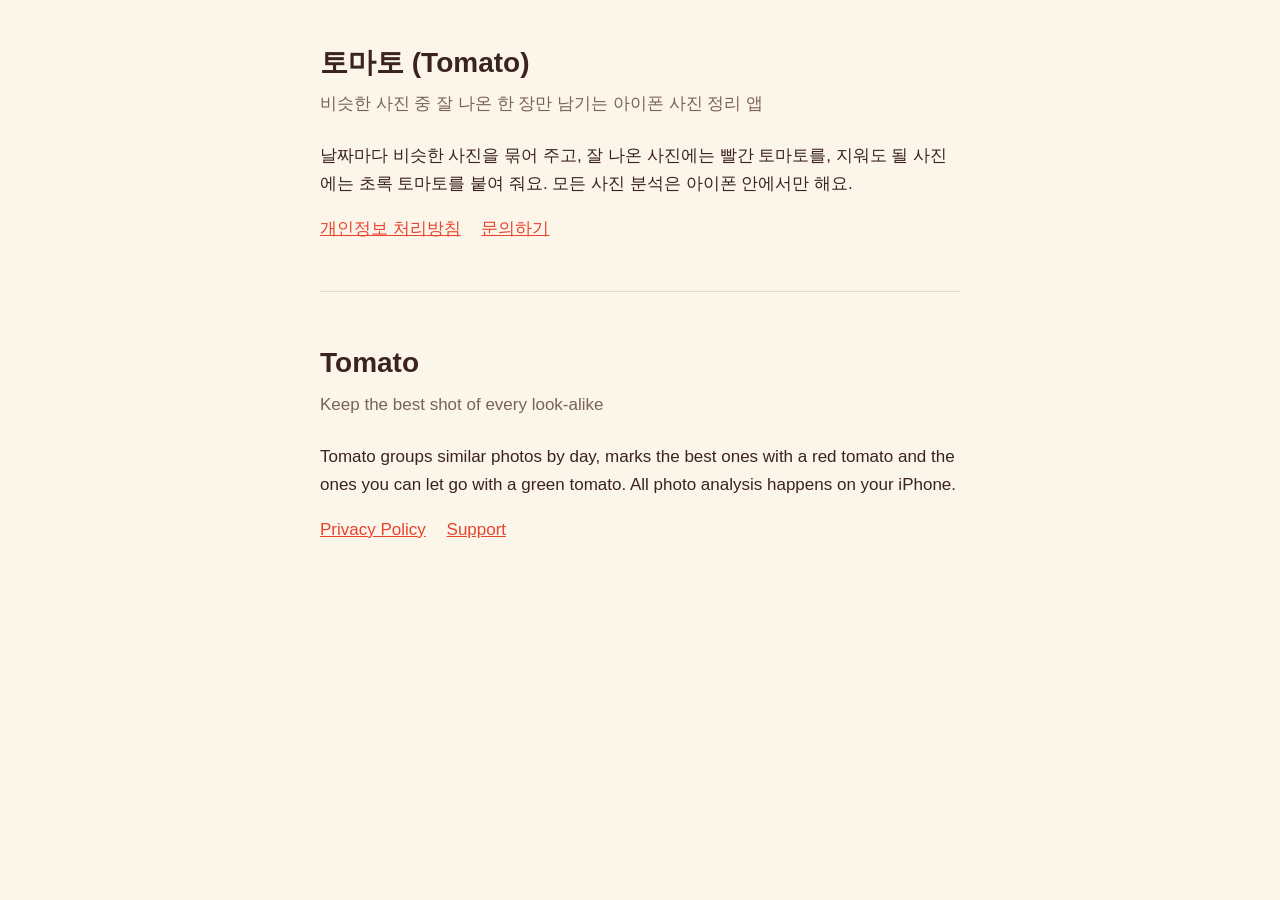
<file: photomato/index.html>
<!doctype html>
<html lang="ko">
<head>
<meta charset="utf-8">
<meta name="viewport" content="width=device-width, initial-scale=1">
<title>토마토 (Tomato) — 사진 정리</title>
<link rel="stylesheet" href="style.css">
</head>
<body>
<main>
<h1>토마토 (Tomato)</h1>
<p class="sub">비슷한 사진 중 잘 나온 한 장만 남기는 아이폰 사진 정리 앱</p>
<p>날짜마다 비슷한 사진을 묶어 주고, 잘 나온 사진에는 빨간 토마토를, 지워도 될 사진에는 초록 토마토를 붙여 줘요. 모든 사진 분석은 아이폰 안에서만 해요.</p>
<nav>
<a href="privacy.html">개인정보 처리방침</a>
<a href="support.html">문의하기</a>
</nav>
<hr>
<h1 lang="en">Tomato</h1>
<p class="sub" lang="en">Keep the best shot of every look-alike</p>
<p lang="en">Tomato groups similar photos by day, marks the best ones with a red tomato and the ones you can let go with a green tomato. All photo analysis happens on your iPhone.</p>
<nav lang="en">
<a href="privacy.html#en">Privacy Policy</a>
<a href="support.html#en">Support</a>
</nav>
</main>
</body>
</html>
</file>
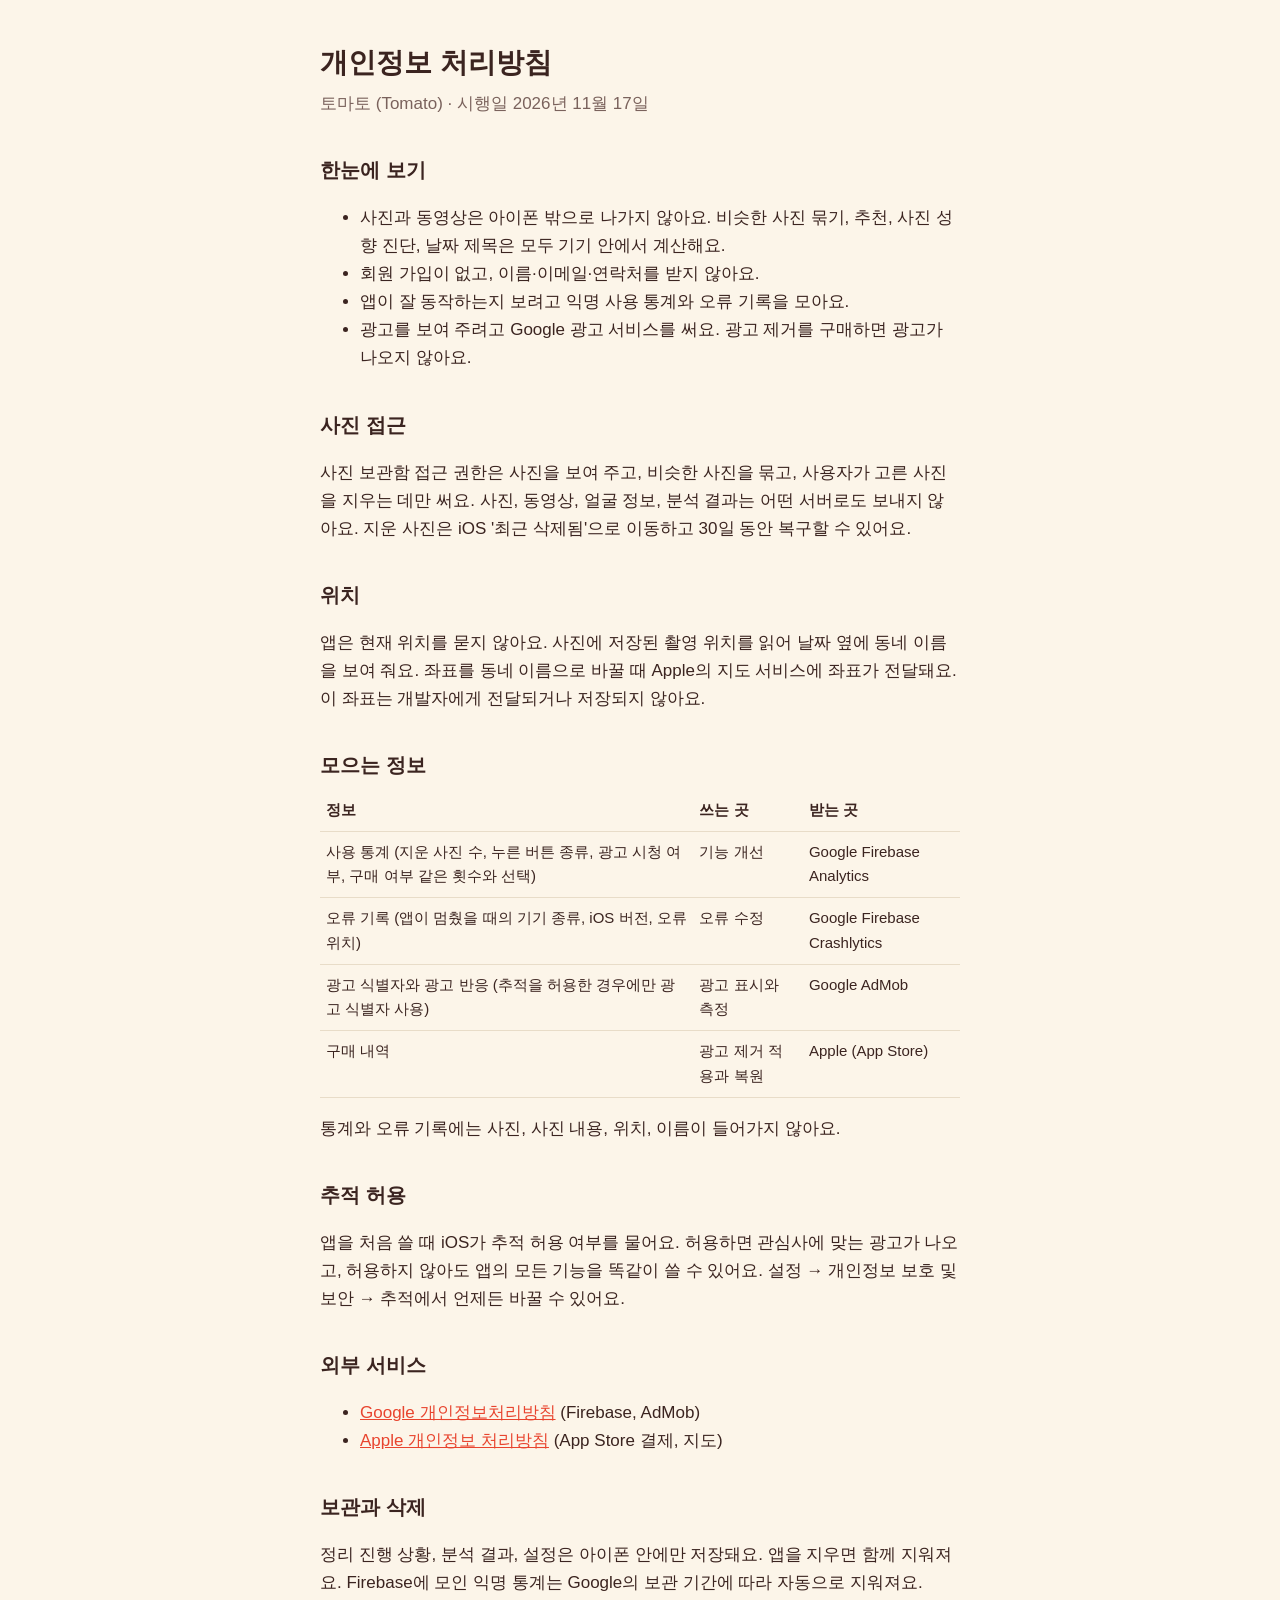
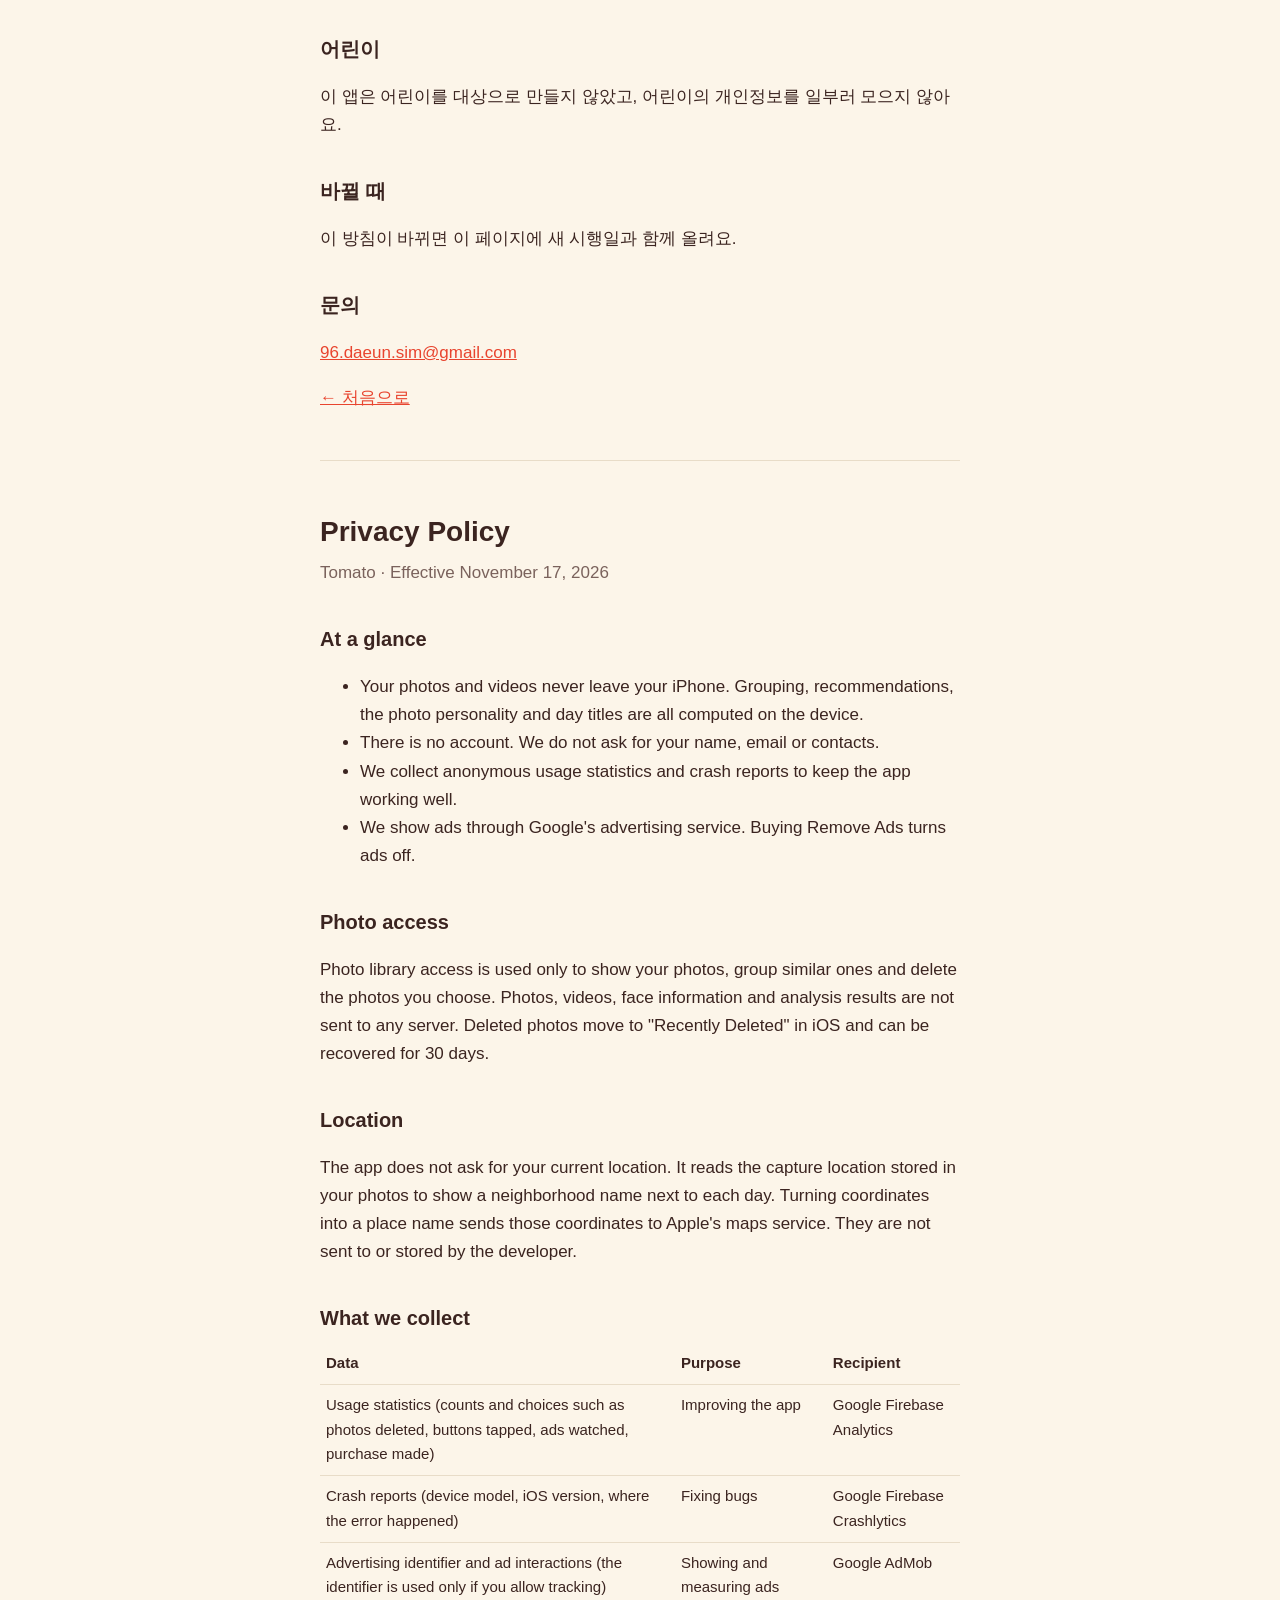
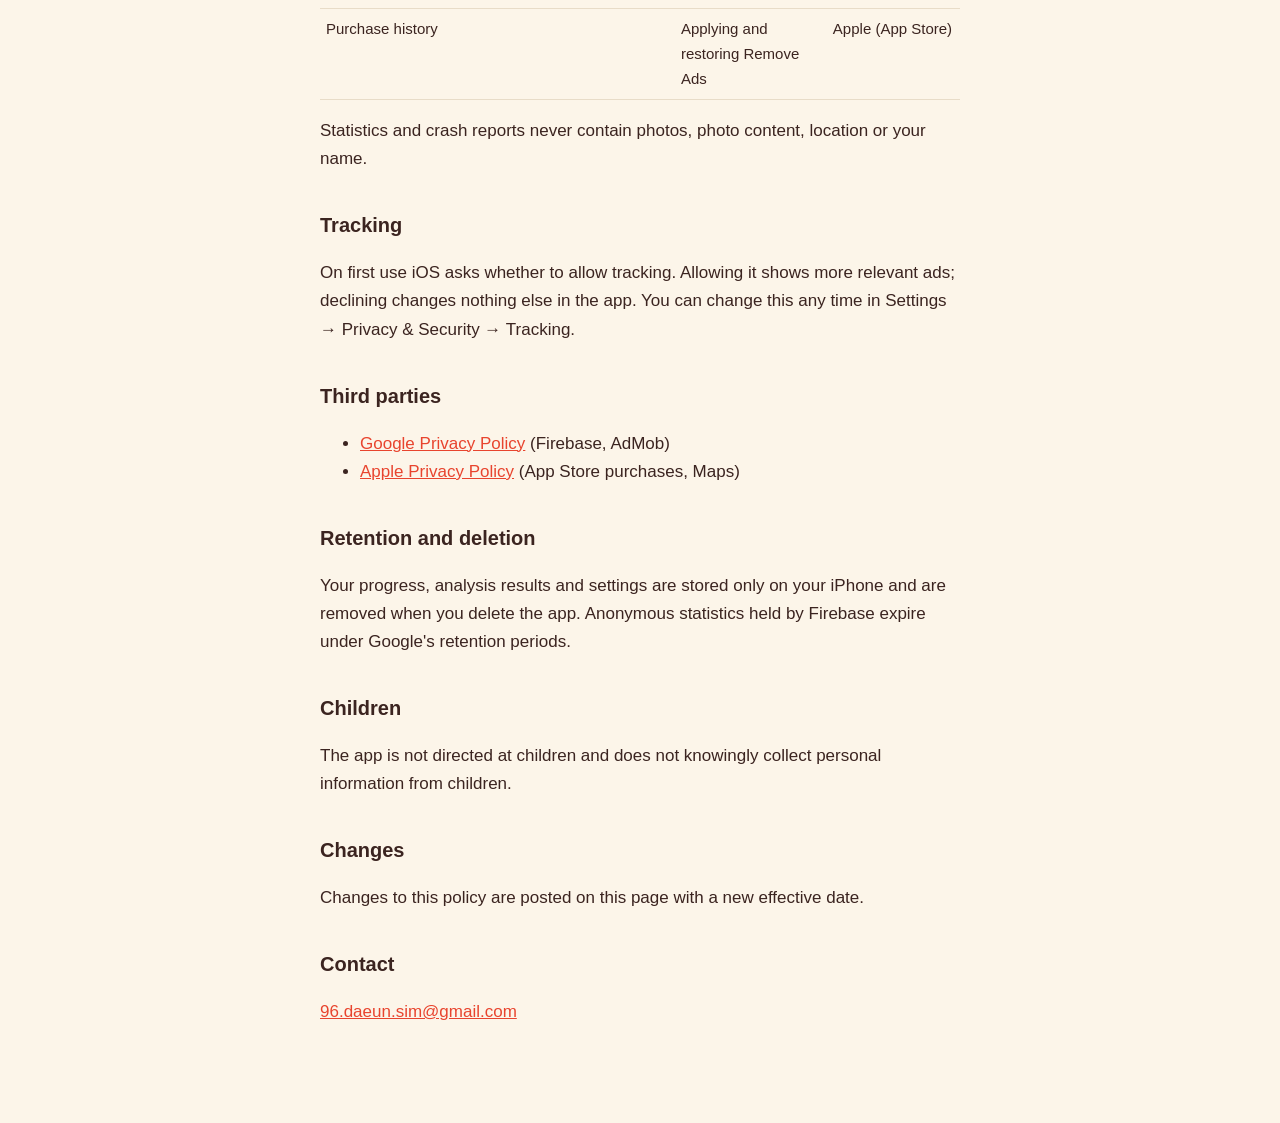
<file: photomato/privacy.html>
<!doctype html>
<html lang="ko">
<head>
<meta charset="utf-8">
<meta name="viewport" content="width=device-width, initial-scale=1">
<title>토마토 — 개인정보 처리방침</title>
<link rel="stylesheet" href="style.css">
</head>
<body>
<main>
<h1>개인정보 처리방침</h1>
<p class="sub">토마토 (Tomato) · 시행일 2026년 11월 17일</p>

<h2>한눈에 보기</h2>
<ul>
<li>사진과 동영상은 아이폰 밖으로 나가지 않아요. 비슷한 사진 묶기, 추천, 사진 성향 진단, 날짜 제목은 모두 기기 안에서 계산해요.</li>
<li>회원 가입이 없고, 이름·이메일·연락처를 받지 않아요.</li>
<li>앱이 잘 동작하는지 보려고 익명 사용 통계와 오류 기록을 모아요.</li>
<li>광고를 보여 주려고 Google 광고 서비스를 써요. 광고 제거를 구매하면 광고가 나오지 않아요.</li>
</ul>

<h2>사진 접근</h2>
<p>사진 보관함 접근 권한은 사진을 보여 주고, 비슷한 사진을 묶고, 사용자가 고른 사진을 지우는 데만 써요. 사진, 동영상, 얼굴 정보, 분석 결과는 어떤 서버로도 보내지 않아요. 지운 사진은 iOS '최근 삭제됨'으로 이동하고 30일 동안 복구할 수 있어요.</p>

<h2>위치</h2>
<p>앱은 현재 위치를 묻지 않아요. 사진에 저장된 촬영 위치를 읽어 날짜 옆에 동네 이름을 보여 줘요. 좌표를 동네 이름으로 바꿀 때 Apple의 지도 서비스에 좌표가 전달돼요. 이 좌표는 개발자에게 전달되거나 저장되지 않아요.</p>

<h2>모으는 정보</h2>
<table>
<tr><th>정보</th><th>쓰는 곳</th><th>받는 곳</th></tr>
<tr><td>사용 통계 (지운 사진 수, 누른 버튼 종류, 광고 시청 여부, 구매 여부 같은 횟수와 선택)</td><td>기능 개선</td><td>Google Firebase Analytics</td></tr>
<tr><td>오류 기록 (앱이 멈췄을 때의 기기 종류, iOS 버전, 오류 위치)</td><td>오류 수정</td><td>Google Firebase Crashlytics</td></tr>
<tr><td>광고 식별자와 광고 반응 (추적을 허용한 경우에만 광고 식별자 사용)</td><td>광고 표시와 측정</td><td>Google AdMob</td></tr>
<tr><td>구매 내역</td><td>광고 제거 적용과 복원</td><td>Apple (App Store)</td></tr>
</table>
<p>통계와 오류 기록에는 사진, 사진 내용, 위치, 이름이 들어가지 않아요.</p>

<h2>추적 허용</h2>
<p>앱을 처음 쓸 때 iOS가 추적 허용 여부를 물어요. 허용하면 관심사에 맞는 광고가 나오고, 허용하지 않아도 앱의 모든 기능을 똑같이 쓸 수 있어요. 설정 → 개인정보 보호 및 보안 → 추적에서 언제든 바꿀 수 있어요.</p>

<h2>외부 서비스</h2>
<ul>
<li><a href="https://policies.google.com/privacy">Google 개인정보처리방침</a> (Firebase, AdMob)</li>
<li><a href="https://www.apple.com/legal/privacy/">Apple 개인정보 처리방침</a> (App Store 결제, 지도)</li>
</ul>

<h2>보관과 삭제</h2>
<p>정리 진행 상황, 분석 결과, 설정은 아이폰 안에만 저장돼요. 앱을 지우면 함께 지워져요. Firebase에 모인 익명 통계는 Google의 보관 기간에 따라 자동으로 지워져요.</p>

<h2>어린이</h2>
<p>이 앱은 어린이를 대상으로 만들지 않았고, 어린이의 개인정보를 일부러 모으지 않아요.</p>

<h2>바뀔 때</h2>
<p>이 방침이 바뀌면 이 페이지에 새 시행일과 함께 올려요.</p>

<h2>문의</h2>
<p><a href="mailto:96.daeun.sim@gmail.com">96.daeun.sim@gmail.com</a></p>
<p><a href="index.html">← 처음으로</a></p>

<hr>

<h1 id="en" lang="en">Privacy Policy</h1>
<p class="sub" lang="en">Tomato · Effective November 17, 2026</p>

<h2 lang="en">At a glance</h2>
<ul lang="en">
<li>Your photos and videos never leave your iPhone. Grouping, recommendations, the photo personality and day titles are all computed on the device.</li>
<li>There is no account. We do not ask for your name, email or contacts.</li>
<li>We collect anonymous usage statistics and crash reports to keep the app working well.</li>
<li>We show ads through Google's advertising service. Buying Remove Ads turns ads off.</li>
</ul>

<h2 lang="en">Photo access</h2>
<p lang="en">Photo library access is used only to show your photos, group similar ones and delete the photos you choose. Photos, videos, face information and analysis results are not sent to any server. Deleted photos move to "Recently Deleted" in iOS and can be recovered for 30 days.</p>

<h2 lang="en">Location</h2>
<p lang="en">The app does not ask for your current location. It reads the capture location stored in your photos to show a neighborhood name next to each day. Turning coordinates into a place name sends those coordinates to Apple's maps service. They are not sent to or stored by the developer.</p>

<h2 lang="en">What we collect</h2>
<table lang="en">
<tr><th>Data</th><th>Purpose</th><th>Recipient</th></tr>
<tr><td>Usage statistics (counts and choices such as photos deleted, buttons tapped, ads watched, purchase made)</td><td>Improving the app</td><td>Google Firebase Analytics</td></tr>
<tr><td>Crash reports (device model, iOS version, where the error happened)</td><td>Fixing bugs</td><td>Google Firebase Crashlytics</td></tr>
<tr><td>Advertising identifier and ad interactions (the identifier is used only if you allow tracking)</td><td>Showing and measuring ads</td><td>Google AdMob</td></tr>
<tr><td>Purchase history</td><td>Applying and restoring Remove Ads</td><td>Apple (App Store)</td></tr>
</table>
<p lang="en">Statistics and crash reports never contain photos, photo content, location or your name.</p>

<h2 lang="en">Tracking</h2>
<p lang="en">On first use iOS asks whether to allow tracking. Allowing it shows more relevant ads; declining changes nothing else in the app. You can change this any time in Settings → Privacy &amp; Security → Tracking.</p>

<h2 lang="en">Third parties</h2>
<ul lang="en">
<li><a href="https://policies.google.com/privacy">Google Privacy Policy</a> (Firebase, AdMob)</li>
<li><a href="https://www.apple.com/legal/privacy/">Apple Privacy Policy</a> (App Store purchases, Maps)</li>
</ul>

<h2 lang="en">Retention and deletion</h2>
<p lang="en">Your progress, analysis results and settings are stored only on your iPhone and are removed when you delete the app. Anonymous statistics held by Firebase expire under Google's retention periods.</p>

<h2 lang="en">Children</h2>
<p lang="en">The app is not directed at children and does not knowingly collect personal information from children.</p>

<h2 lang="en">Changes</h2>
<p lang="en">Changes to this policy are posted on this page with a new effective date.</p>

<h2 lang="en">Contact</h2>
<p lang="en"><a href="mailto:96.daeun.sim@gmail.com">96.daeun.sim@gmail.com</a></p>
</main>
</body>
</html>
</file>
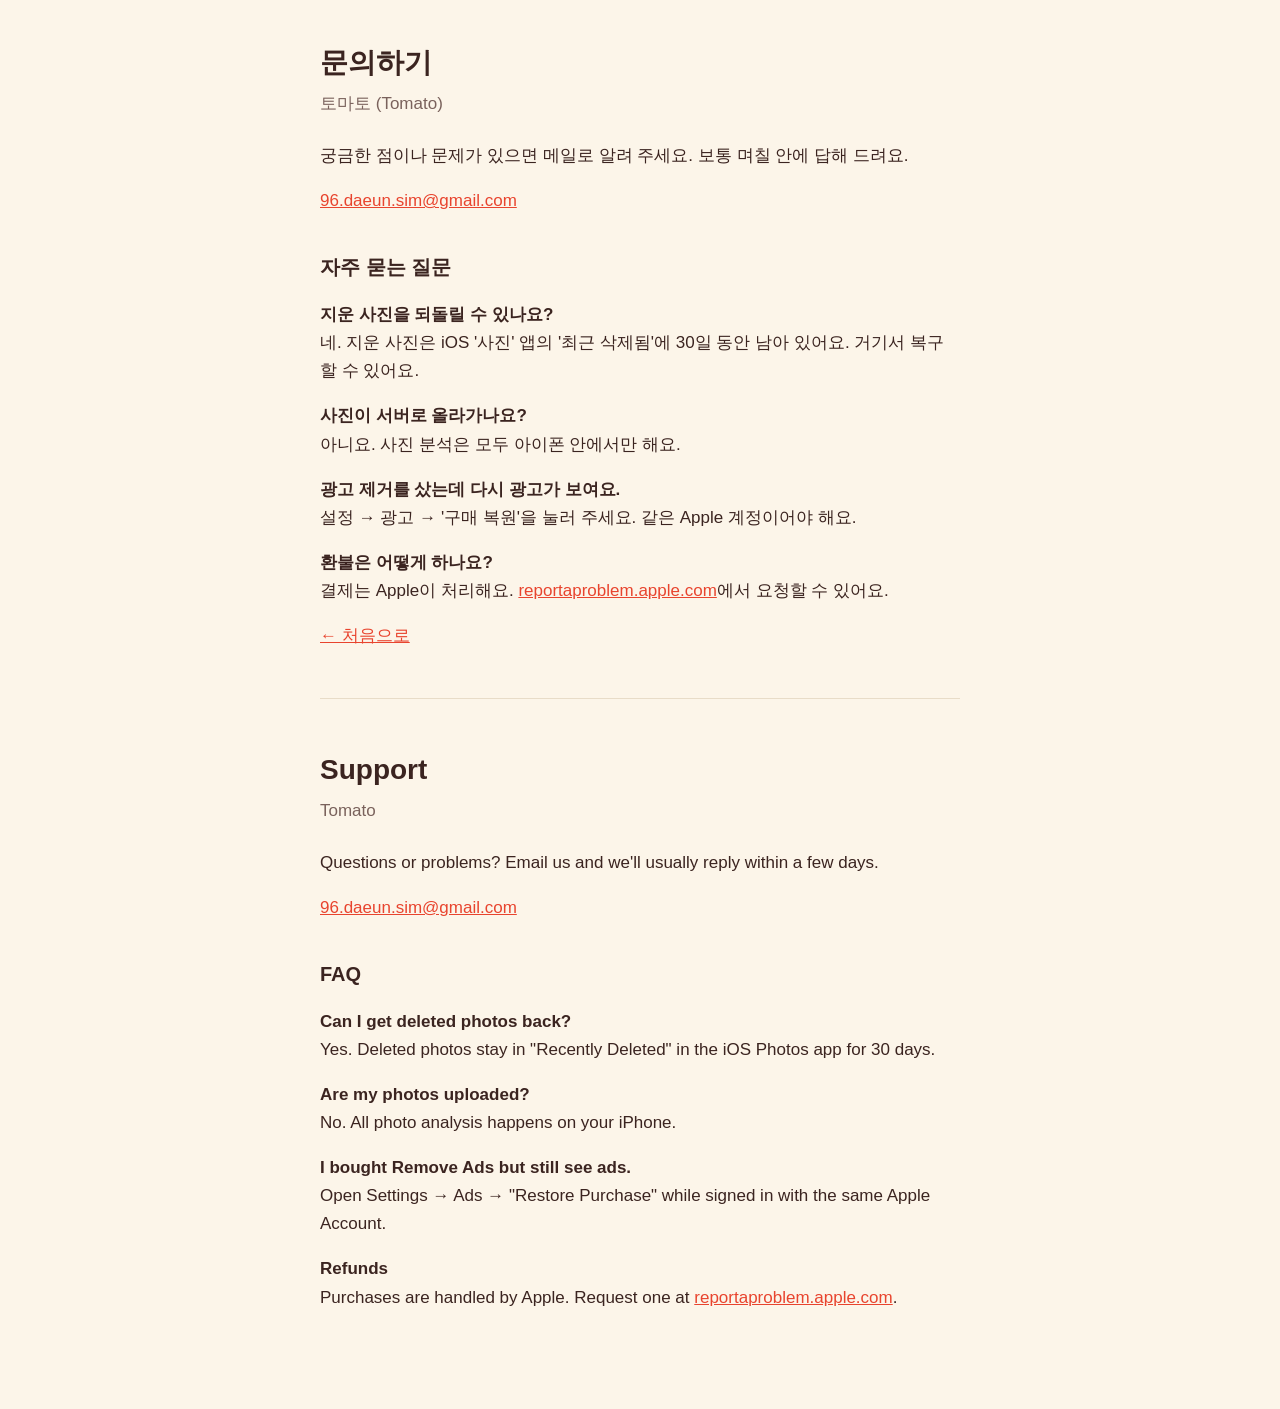
<file: photomato/support.html>
<!doctype html>
<html lang="ko">
<head>
<meta charset="utf-8">
<meta name="viewport" content="width=device-width, initial-scale=1">
<title>토마토 — 문의하기</title>
<link rel="stylesheet" href="style.css">
</head>
<body>
<main>
<h1>문의하기</h1>
<p class="sub">토마토 (Tomato)</p>
<p>궁금한 점이나 문제가 있으면 메일로 알려 주세요. 보통 며칠 안에 답해 드려요.</p>
<p><a href="mailto:96.daeun.sim@gmail.com?subject=%ED%86%A0%EB%A7%88%ED%86%A0%20%EB%AC%B8%EC%9D%98">96.daeun.sim@gmail.com</a></p>
<h2>자주 묻는 질문</h2>
<p><b>지운 사진을 되돌릴 수 있나요?</b><br>네. 지운 사진은 iOS '사진' 앱의 '최근 삭제됨'에 30일 동안 남아 있어요. 거기서 복구할 수 있어요.</p>
<p><b>사진이 서버로 올라가나요?</b><br>아니요. 사진 분석은 모두 아이폰 안에서만 해요.</p>
<p><b>광고 제거를 샀는데 다시 광고가 보여요.</b><br>설정 → 광고 → '구매 복원'을 눌러 주세요. 같은 Apple 계정이어야 해요.</p>
<p><b>환불은 어떻게 하나요?</b><br>결제는 Apple이 처리해요. <a href="https://reportaproblem.apple.com">reportaproblem.apple.com</a>에서 요청할 수 있어요.</p>
<p><a href="index.html">← 처음으로</a></p>
<hr>
<h1 id="en" lang="en">Support</h1>
<p class="sub" lang="en">Tomato</p>
<p lang="en">Questions or problems? Email us and we'll usually reply within a few days.</p>
<p lang="en"><a href="mailto:96.daeun.sim@gmail.com?subject=Tomato%20support">96.daeun.sim@gmail.com</a></p>
<h2 lang="en">FAQ</h2>
<p lang="en"><b>Can I get deleted photos back?</b><br>Yes. Deleted photos stay in "Recently Deleted" in the iOS Photos app for 30 days.</p>
<p lang="en"><b>Are my photos uploaded?</b><br>No. All photo analysis happens on your iPhone.</p>
<p lang="en"><b>I bought Remove Ads but still see ads.</b><br>Open Settings → Ads → "Restore Purchase" while signed in with the same Apple Account.</p>
<p lang="en"><b>Refunds</b><br>Purchases are handled by Apple. Request one at <a href="https://reportaproblem.apple.com">reportaproblem.apple.com</a>.</p>
</main>
</body>
</html>
</file>
<file: photomato/style.css>
:root { --bg:#FCF5E9; --ink:#3B2420; --soft:#7A625C; --line:#E8DCC8; --tomato:#E8442E; }
@media (prefers-color-scheme: dark) { :root { --bg:#1B1614; --ink:#F6EDE0; --soft:#B5A49B; --line:#3A302C; } }
* { box-sizing: border-box; }
body { margin:0; background:var(--bg); color:var(--ink); font:17px/1.65 -apple-system, "Apple SD Gothic Neo", "Noto Sans KR", sans-serif; }
main { max-width: 680px; margin: 0 auto; padding: 40px 20px 80px; }
h1 { font-size: 28px; margin: 0 0 4px; }
h2 { font-size: 20px; margin: 36px 0 8px; }
p, li { color: var(--ink); }
.sub { color: var(--soft); margin: 0 0 24px; }
a { color: var(--tomato); }
hr { border:0; border-top:1px solid var(--line); margin: 48px 0; }
nav a { margin-right: 16px; }
table { border-collapse: collapse; width: 100%; }
td, th { border-bottom: 1px solid var(--line); padding: 8px 6px; text-align: left; vertical-align: top; font-size: 15px; }
</file>
